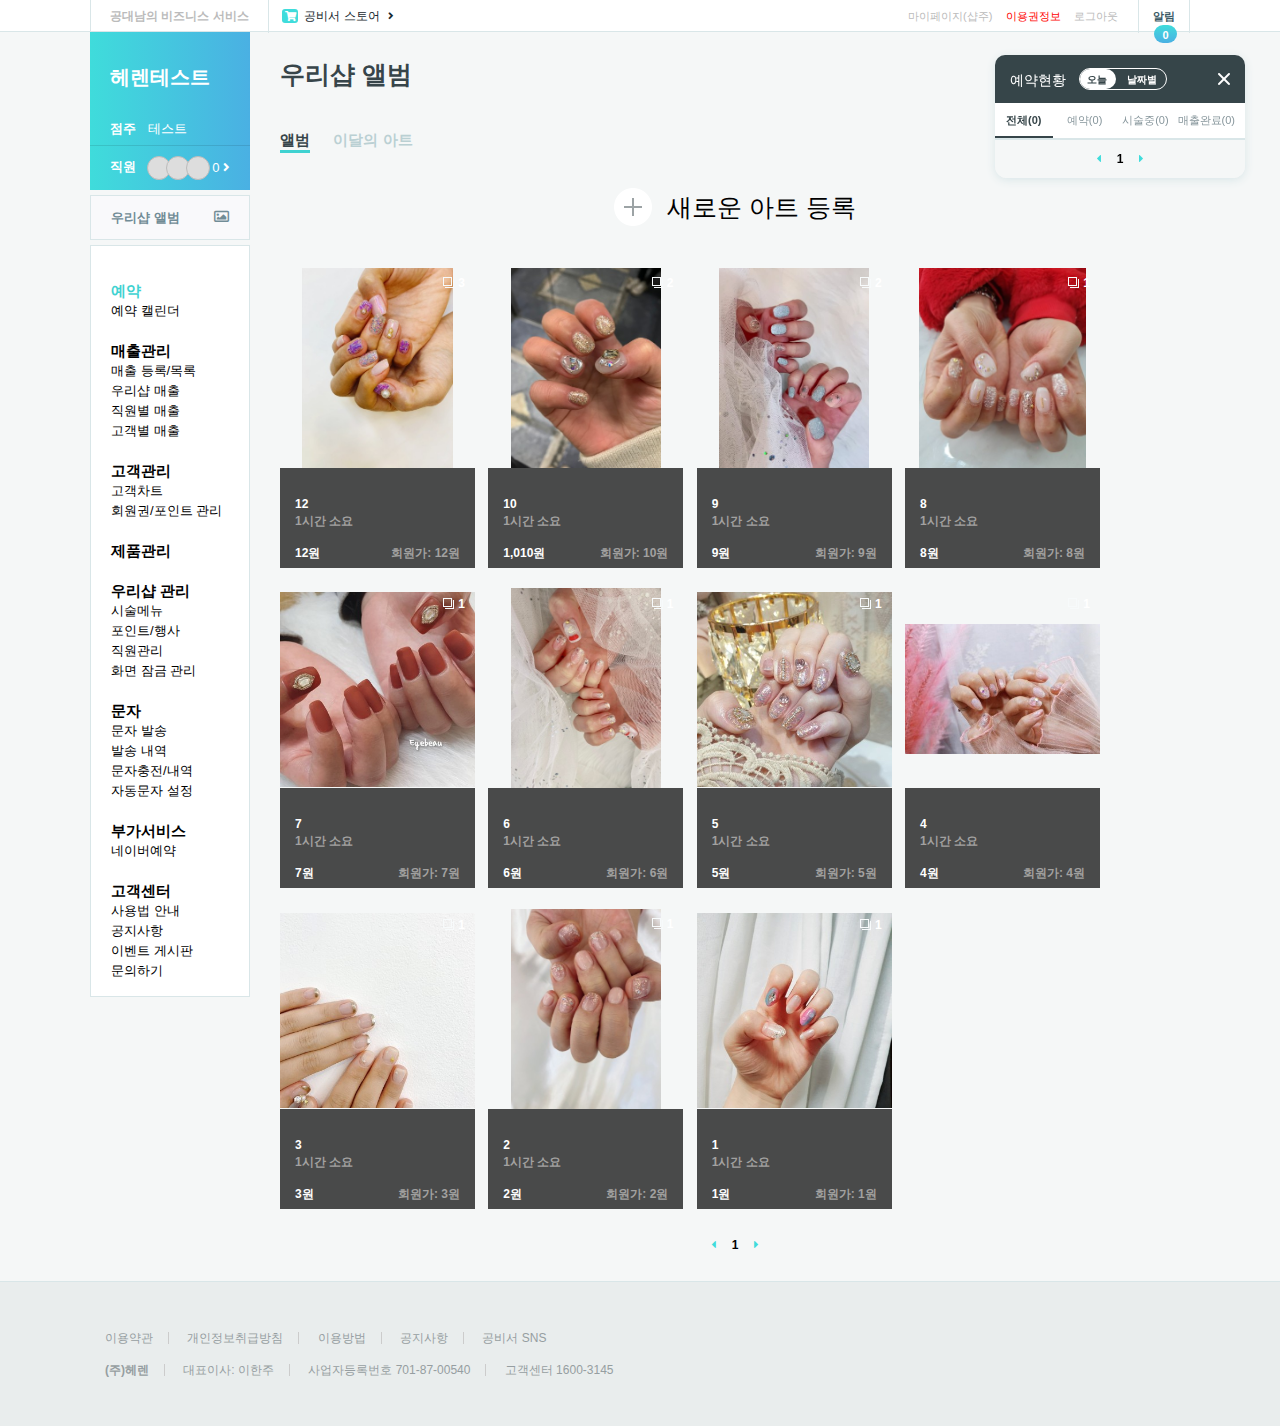
<file: index.html>
<!DOCTYPE html>
<html lang="en">
<head>
    <meta charset="UTF-8">
    <meta name="viewport" content="width=device-width, initial-scale=1.0">
    <title>공비서 - 회원/매출/고객관리 프로그램(네일샵, 미용실 등)</title>
    <link rel="stylesheet" href="/assets/css/normalize.css">
    <link rel="stylesheet" href="/assets/css/reset.css">
    <link rel="stylesheet" href="https://cdnjs.cloudflare.com/ajax/libs/font-awesome/5.8.2/css/all.min.css"/>
    <link rel="stylesheet" href="/assets/FlexSlider/flexslider.css" type="text/css">
    <link rel="stylesheet" href="/assets/css/style.css">
</head>
<body>
    <header include-html="/template/elements/header.html"></header>
    <div id="container">
        <div class="side-bar" include-html="/template/elements/sideBar.html"></div>
        <div class="content">
            <h2>우리샵 앨범</h2>
            <div class="view-filter">
                <ul>
                    <li class="filter-active" onclick="viewFilter('album')">앨범</li>
                    <li onclick="viewFilter('month')">이달의 아트</li>
                </ul>
            </div>
            <div class="add-new">
                <button type="button" id="btnAddArt">
                    새로운 아트 등록
                </button>
            </div>
            <div id="contentView" class="content-view" include-html="/template/viewAlbum.html"></div>
            <div class="pagenation" include-html="/template/elements/pagenation.html"></div>
        </div>
    </div>
    <footer include-html="/template/elements/footer.html"></footer>
    <div id="albumModal" include-html="/template/albumModal.html" class="album-modal modal"></div>
    <div id="addArtModal" include-html="/template/addArtModal.html" class="add-art-modal modal"></div>
    <div id="widget" include-html="/template/reserveWidget.html"></div>
    <script src="/assets/js/lib/jquery-3.6.0.min.js"></script>
    <script src="/assets/FlexSlider/jquery.flexslider.js"></script>
    <script src="/assets/js/includeHTML.js"></script>
    <script src="/assets/js/index.js"></script>
    <script>
        includeHTML(function () {
            makeCalendar()
        });
    </script>
</body>
</html>
</file>
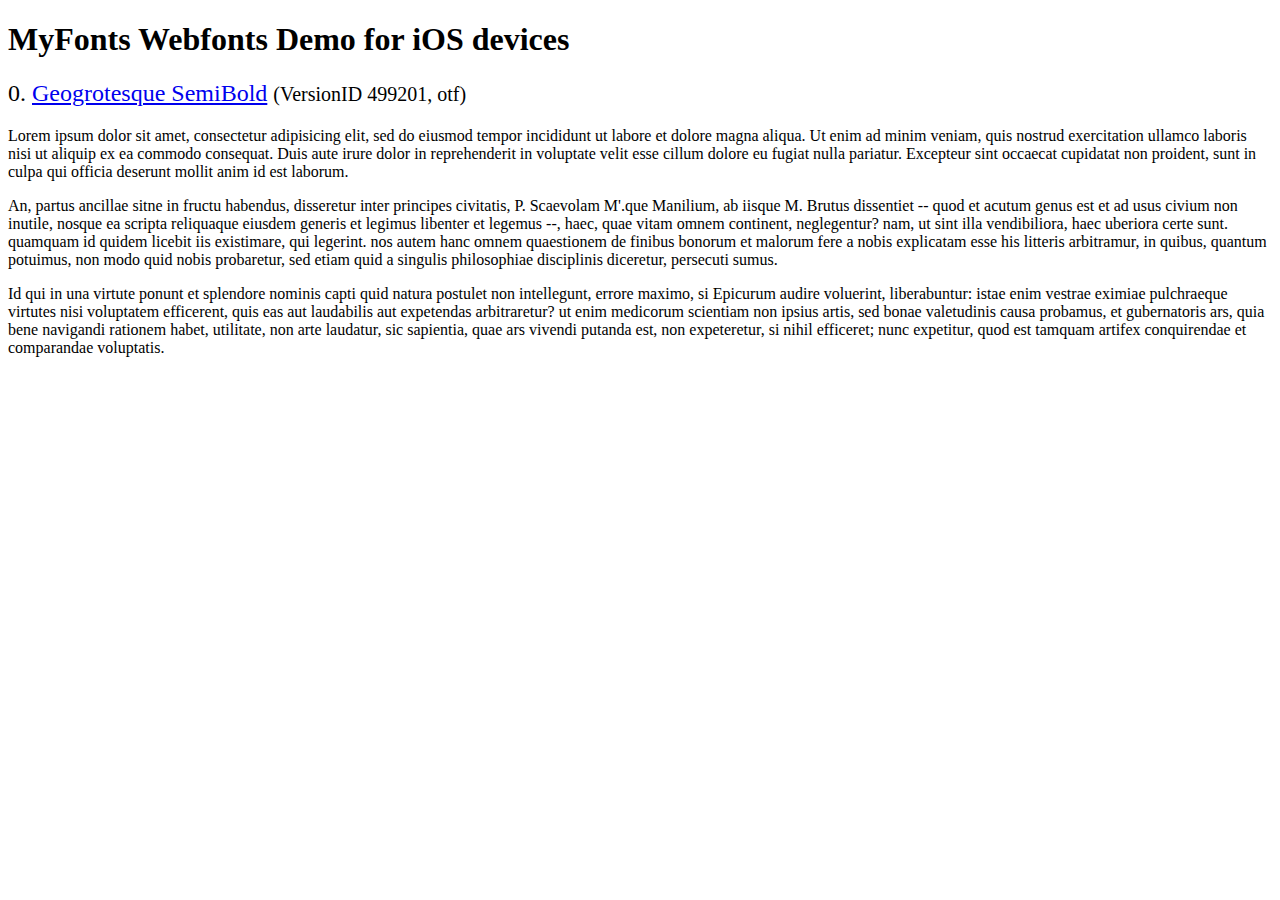
<file: assets/FlexSlider/demo/fonts/webfonts/geo-semibold/svg/index.html>
<!DOCTYPE html>
<html>
<head>
<title>MyFonts Webfonts Demo for iOS devices</title>
<meta http-equiv="content-type" content="text/html; charset=utf-8" />

<style type="text/css" media="all">

	h2 {
		 font-weight:normal;
	}

		
	@font-face {
		font-family:"Geogrotesque-SemiBold";
		src:url("style_169898.svg#Geogrotesque-SemiBold") format("svg");
	}
	
	.webfont_0 {
		font-family: Geogrotesque-SemiBold;
	}
		
</style>

</head>

<body>

<h1>MyFonts Webfonts Demo for iOS devices</h1>


<h2>0. <span class='webfont_0'><a href='http://new.myfonts.com/search/style::169898/'>Geogrotesque SemiBold</a></span>
<small>(VersionID 499201, otf)</small>
</h2>

<p class='webfont_0'>Lorem ipsum dolor sit amet, consectetur adipisicing elit, sed do eiusmod tempor incididunt ut labore et dolore magna aliqua. Ut enim ad minim veniam, quis nostrud exercitation ullamco laboris nisi ut aliquip ex ea commodo consequat. Duis aute irure dolor in reprehenderit in voluptate velit esse cillum dolore eu fugiat nulla pariatur. Excepteur sint occaecat cupidatat non proident, sunt in culpa qui officia deserunt mollit anim id est laborum.</p>

<p class='webfont_0'>An, partus ancillae sitne in fructu habendus, disseretur inter principes civitatis, P. Scaevolam M'.que Manilium, ab iisque M. Brutus dissentiet -- quod et acutum genus est et ad usus civium non inutile, nosque ea scripta reliquaque eiusdem generis et legimus libenter et legemus --, haec, quae vitam omnem continent, neglegentur? nam, ut sint illa vendibiliora, haec uberiora certe sunt. quamquam id quidem licebit iis existimare, qui legerint. nos autem hanc omnem quaestionem de finibus bonorum et malorum fere a nobis explicatam esse his litteris arbitramur, in quibus, quantum potuimus, non modo quid nobis probaretur, sed etiam quid a singulis philosophiae disciplinis diceretur, persecuti sumus.</p>

<p class='webfont_0'>Id qui in una virtute ponunt et splendore nominis capti quid natura postulet non intellegunt, errore maximo, si Epicurum audire voluerint, liberabuntur: istae enim vestrae eximiae pulchraeque virtutes nisi voluptatem efficerent, quis eas aut laudabilis aut expetendas arbitraretur? ut enim medicorum scientiam non ipsius artis, sed bonae valetudinis causa probamus, et gubernatoris ars, quia bene navigandi rationem habet, utilitate, non arte laudatur, sic sapientia, quae ars vivendi putanda est, non expeteretur, si nihil efficeret; nunc expetitur, quod est tamquam artifex conquirendae et comparandae voluptatis.</p>




</body>
</html>
</file>
<file: assets/css/style.css>
@charset "utf-8";

body {
    background-color:#f5f7f7;
    font-family: Arial, Helvetica, sans-serif;
}
body header {
    height:32px;
    line-height:33px;
    background-color:#fff;
    border-bottom:1px solid #d9e6e8;
}
#container,
header .wrap {
    width:1100px;
    margin:0 auto;
}
#container {
    position: relative;
}

/* header */
header .wrap * {
    display:inline-block;
}
header h1 {
    display:inline-block;
    padding: 0 19px;
    border-width: 0 1px;
    border-style: solid;
    border-color: #d9e6e8;
    font-weight:bold;
    color:#bbb;
}
header .go-store {
    color:#18292e;
}
header .go-store span {
    display: inline-block;
    width: 16px;
    height: 14px;
    margin:0 3px 0 10px;
    line-height: 16px;
    border-radius: 3px;
    text-align: center;
    background-color: #3fdcdb;
    color: #fff;
    font-size: 10px;
}
header .go-store > i {
    padding-left:5px;
    font-size:11px;
}
header .header-menu {
    float:right;
}
header .header-menu li {
    margin:0 5px;
    color:#bbb;
    font-size:11px;
}
header .header-menu li:nth-child(2) {
    color:red;
}
header .alarm {
    position: relative;
    float:right;
    padding:0 8px;
    margin-left:15px;
    border-width:0 1px;
    border-style:solid;
    border-color:#d9e6e8;
    font-size:11px;
}
header .alarm button {
    background-color:transparent;
    font-weight:bold;
    color:#3a5965;
}
header .alarm span {
    position: absolute;
    bottom:-10px;
    right:12px;
    width:23px;
    height:18px;
    border-radius:30px;
    text-align:center;
    line-height:20px;
    color:#fff;
    font-weight:bold;
    font-size:11px;
    background:linear-gradient(#3fdcdb, #4ab0e3);
}

/* side-bar */
.side-bar {
    position: absolute;
    left:0;
}
.side-bar nav,
.side-bar .shop-profile,
.side-bar .shop-album {
    width:160px;
}
.side-bar nav {
    padding:15px 0;
    border:1px solid #d9e6e8;
    background-color:#fff;
}
.side-bar nav ul {
    padding-left:20px;
}
.side-bar nav li {
    line-height:20px;
    font-size:13px;
}
.side-bar nav li.list-active {
    color:#3fd2d1;
}
.side-bar nav li:hover {
    color:#3fd2d1;
    cursor: pointer;
}
.side-bar nav li.list-header {
    margin-top:20px;
    font-size:15px;
    font-weight:bold;
}
.side-bar .shop-profile {
    padding-top:35px;
    background:linear-gradient(to right, #3fdcdb, #4ab0e3);
    color:#fff;
}
.side-bar .shop-profile .shop-name {
    padding:0 20px;
    color:#fff;
    font-size:20px;
    font-weight:bold;
}
.side-bar strong {
    margin-right:8px;
}
.side-bar .manager {
    margin-top:35px;
    padding:0 20px 10px;
    border-bottom:1px solid rgba(0, 0, 0, 0.1);
    font-size:13px;
}
.side-bar .staff {
    padding:10px 20px;
    font-size:13px;
}
.side-bar .staff strong {
    margin-right:15px;
}
.side-bar .staff span {
    float:right;
    margin-top:5px;
}
.side-bar .staff-list {
    display: inline-block;
}
.side-bar .staff-list li {
    display:inline-block;
    width:24px;
    height:24px;
    margin-left:-8px;
    border-radius: 50%;
    background-color:#ddd;
    border:1px solid #bbb;
    vertical-align: middle;
}
.side-bar .shop-album {
    display: inline-block;
    margin:5px 0;
    padding:15px 20px;
    border:1px solid #d9e6e8;
    background-color:#f9f9fb;
    font-size:13px;
    font-weight:bold;
    color:#718c96;
}
.side-bar .shop-album i {
    float:right;
    font-size: 15px;
    margin-top: -2px;
}


/* content */
.content {
    margin-left:190px;
    padding-top:30px;
}
.content h2 {
    margin-bottom:45px;
    color:#37454a;
    font-size:25px;
    font-weight:bold;
}
.content .view-filter li {
    display:inline-block;
    margin-right:20px;
    padding-bottom:3px;
    font-size:15px;
    font-weight: bold;
    color:#bad0d3;
    cursor: pointer;
}
.content .view-filter .filter-active {
    border-bottom:3px solid #3fd2d1;
    color:#37454a;
}
.content .add-new {
    margin:30px 0 15px;
    color:#37454a;
    font-size:25px;
    text-align:center;
}
.content .add-new button {
    padding:10px 0 10px 53px;
    background:url('../img/icon/circle-plus.png') no-repeat 0 5px;
    cursor: pointer;
}

/* 우리샵 앨범 - 앨범 */
.view-album .album {
    position: relative;
    display:inline-block;
    width:195px;
    margin:20px 10px 0px 0;
    font-weight:bold;
    color:#fff;
    cursor:pointer;
}
.view-album .album-photo {
    text-align:center;
    line-height:200px;
}
.view-album .album img {
    max-width:100%;
    max-height:200px;
    vertical-align: middle;
}
.view-album .album-info {
    width:100%;
    height:100px;
    padding:30px 15px 10px;
    background-color:rgba(0, 0, 0, 0.7);
}
.view-album .album .time {
    margin:5px 0 20px;
    color:#a2a1a0;
}
.view-album .album .price-for-member {
    float:right;
    color:#a2a1a0;
}
.view-album .img-cnt {
    position: absolute;
    top:10px;
    right:10px;
    padding-left:15px;
    background:url('../img/icon/image-count.png') no-repeat;
}

/* 우리샵 앨범 - 이달의 아트 */
.month-list > li {
    margin-bottom:10px;
    padding:20px 15px;
    border:1px solid #ddd;
    background-color:#fff;
}
.month-list > li:first-child {
    margin-top:25px;
}
.month-list p {
    margin-bottom: 30px;
    font-size: 18px;
}
.month-list img {
    max-width:200px;
    max-height:200px;
    margin-right:10px;
}
.month-list .img-list {
    white-space: nowrap;
    overflow-x: auto;
    overflow-y: hidden;
}
.month-list .img-list > li {
    display:inline-block;
}

/* pagenation */
.pagenation {
    font-weight:bold;
    text-align:center;
}
.pagenation i {
    margin:0 12px;
    color:#3fdcdb;
}
.content .pagenation {
    padding:30px 0;
}

/* modal */
.modal {
    display:none;
    position: fixed;
    top: 0;
    right: 0;
    width:100%;
    height:100vh;
    background-color:rgba(0, 0, 0, 0.3)
}
.modal .modal-content {
    position: absolute;
    left:50%;
    top:120px;
    margin-left:-300px;
    width:600px;
    background-color:#fff;
}
.modal .modal-header {
    padding:15px 10px;
}
.modal .modal-body .img-slide-box {
    position:relative;
    width:340px;
    height:500px;
    margin:73px auto;
}
.modal .modal-header span {
    padding-left:10px;
    color:#3fdcdb;
    font-size:18px;
    font-weight:bold;
}
.modal .btn-close-modal {
    float:right;
    width: 30px;
    height: 30px;
    border: none;
    background:url('../img/icon/cross-large.png') no-repeat;
    text-indent: -99999999px;
}
.modal-footer button {
    float:left;
    width:50%;
    height:50px;
    font-size:16px;
    font-weight: bold;
}
.modal-footer button:first-child {
    background-color:#fff;
    color:#969ea0;
}
.modal-footer button:last-child {
    background-color:#29373b;
    color:#fff;
}

/* 예약현황 위젯 */
.reserve-widget {
    position: fixed;
    top: 55px;
    right: 35px;
    width: 250px;
    border-radius:12px;
    box-shadow:0px 2px 10px #d9e6e8;
}
.reserve-widget .widget-header {
    padding:13px 15px;
    background-color:#364549;
    border-radius:10px 10px 0 0;
    color:#fff;
}
.widget-header ul,
.widget-header li {
    display:inline-block;
}
.widget-header ul {
    margin-left:10px;
    border:1px solid #fff;
    border-radius:20px;
}
.widget-header li {
    padding:6px 9px 4px 7px;
    text-align:center;
    font-size:10px;
    font-weight: bold;
    cursor:pointer;
}
.widget-header li.filter-active {
    background-color:#fff;
    color:#364549;
    border-radius:20px;
}
.widget-header .btn-close-widget {
    float:right;
    margin-top: 5px;
    background-color:transparent;
    background:url('../img/icon/ic-close-white.png') no-repeat;
    text-indent: -99999px;
}
.widget-header h3 {
    display: inline-block;;
    font-size:14px;
    vertical-align: middle;
}
.reserve-widget .widget-body {
    background-color:#fff;
}
.widget-body nav {
    border-bottom:1px solid #d9e6e8;
}
.widget-body nav li {
    display:inline-block;
    width:calc(25% - 5px);
    padding:12px 0px 10px;
    color:#87969c;
    text-align:center;
    font-size:11px;
    cursor:pointer;
}
.widget-body nav li.nav-active {
    color:#364549;
    border-bottom:2px solid #364549;
    font-weight:bold;
}
.reserve-widget .widget-footer {
    padding:13px 0;
    background-color:#f5f7f7;
    border-top:1px solid #d9e6e8;
    border-radius:0 0 12px 12px;
}
.reserve-date > div:first-child {
    position: relative;
    padding:18px 20px 13px;
    text-align:center;
}
.reserve-date .calendar li {
    display:inline-block;
    width: 40px;
    font-size: 17px;
    font-weight: bold;
    color: #aeb8bc;
    cursor:pointer;
}
.reserve-date .calendar li.sat {
    color:#92c6f3;
}
.reserve-date .calendar li.sun {
    color:#ff9a9a;
}
.reserve-date .calendar > li:nth-child(3):not(.sat, .sun){
    color:#000;
}
.reserve-date .calendar > li:nth-child(3).sat {
    color:#004dff;
}
.reserve-date .calendar > li:nth-child(3).sun {
    color:red;
}
.reserve-date .calendar p.day {
    margin-bottom:5px;
    font-size:12px;
}
.reserve-date button:not(.btn-edit) {
    position: absolute;
    top: 50%;
    margin-top:-10px;
    width: 20px;
    height: 20px;
    border-radius: 50%;
    text-indent:-9999px;
    border: 1px solid #bbb;
    background-color: #fff;
    background:url('../img/icon/ic-calendar-arrow.png') no-repeat #fff 6px;
}
.reserve-date .btn-edit {
    float:right;
    width:25px;
    height:25px;
    margin-top: -12px;
    border-radius:50%;
    background:url('../img/icon/ic-edit-pen.png') no-repeat #ebecec 50%;
    text-indent: -9999px;
}
.reserve-date .btn-date-prev {
    left:-10px;
}
.reserve-date .btn-date-next {
    right:-10px;
    transform: rotate(180deg);
}
.reserve-widget-close {
    position: fixed;
    top: 55px;
    right: 35px;
    width:45px;
    height:45px;
    background:url('../img/icon/ic-calendar-pop.png') no-repeat #364549 11px 13px;
    border-radius:10px;
    text-indent:-9999px;
    cursor:pointer;
}
.day-reserve-list li {
    border-top:1px solid #d9e6e8;
}
.day-reserve-list li > div {
    display:inline-block;
}
.day-reserve-list li .time {
    width: 72px;
    margin: 15px 0px;
    padding: 0 15px;
    font-size: 11px;
    line-height: 16px;
    text-align: center;
    border-right: 1px solid #aeb8bc;
    color: #aeb8bc;
}
.day-reserve-list li .time strong {
    font-size:13px;
    color:#000;
}
.day-reserve-list li .info {
    width: calc(100% - 77px);
    padding: 10px;
    line-height:18px
}
.day-reserve-list .info p {
    display:inline-block;
}
.day-reserve-list .status {
    color:#aeb8bc;
}
.day-reserve-list .status span {
    color:#3fd2d1;
}

/* 아트 등록 모달 */
.add-app > p {
    display:inline-block;
    padding:15px;
    line-height:15px;
}
.add-app > p strong {
    display:block;
}
.add-art-modal .modal-content {
    width:450px;
    margin-left:-225px;
    background-color:#f7f9fb;
}
.add-art-modal .add-img-label {
    display: block;
    margin: 20px 30px 30px;
    cursor: pointer;
    text-align: center;
}
.add-art-modal .add-img-label i {
    margin-right:5px;
}
.add-art-modal .modal-body .preview {
    padding-right:20px;
    white-space: nowrap;
    overflow-x: auto;
}
.add-art-modal .preview li {
    display:inline-block;
    max-width:100px;
    margin-left: 25px;
    margin-bottom:20px;
    vertical-align:middle
}
.add-art-modal .preview li img {
    max-width: 100%;
    max-height: 120px;
}
.add-art-modal .modal-body .add-info {
    width:100%;
    border-top:2px solid #000;
    background-color:#fff;
}
.add-art-modal .add-info tr {
    border-bottom:1px solid #d9e6e8;
}
.add-art-modal .add-info td.td-title {
    background-color:#f9fbfb;
    font-weight:bold;
    font-size:13px;
}
.add-art-modal .add-info td {
    padding:14px 15px 13px;
}
.add-art-modal .add-info tr:first-child span {
    color:red;
}
.add-art-modal .add-info input,
.add-art-modal .add-info select {
    border:none;
}
.add-art-modal .select-style-box > div:first-child {
    overflow:hidden;
    padding:0px 15px 15px;
}
.select-style-box ul li {
    padding:12px;
    border-bottom:1px solid #d9e6e8;
    cursor:pointer;
}
.add-art-modal ul.cate {
    float:left;
    width:140px;
    border:1px solid #d9e6e8;
    border-right:none;
    background-color:#f2f6f7;
}
.add-art-modal ul.cate li.style-active {
    background-color:#fff;
}
.add-art-modal ul.style {
    float:left;
    width:calc(100% - 140px);
    height:149px;
    border:1px solid #d9e6e8;
    border-left:none;
    background-color:#fff;
}
.add-art-modal ul.style li {
    float: left;
    width: 50%;
    background-color:#fff;
}
.add-art-modal ul.cate li:last-child,
.add-art-modal ul.style li:nth-child(7),
.add-art-modal ul.style li:nth-child(8) {
    border-bottom:none;
}
.add-art-modal .style-selected {
    padding: 0 15px 10px;
}
.add-art-modal .style-selected span {   
    display:inline-block;
    padding:5px 8px;
    margin:5px 5px 0 0;
    border:1px solid #d9e6e8;
    background-color:#fff;
}
.add-art-modal .style-selected button {   
    width:17px;
    background: url(../img/icon/cross.png) no-repeat 7px 3px;
    text-indent: -9999px;
}

/* 스위치 버튼 */
.switch-box {
    float:right;
    margin:16px;
}
.switch-box .switch {
    position: relative;
    display: inline-block;
    width: 44px;
    height: 26px;
    vertical-align:middle;
}
.switch-box .switch input {
    display:none;
}
.switch-box .slider {
    position: absolute;
    cursor: pointer;
    top: 0;
    left: 0;
    right: 0;
    bottom: 0;
    background-color: #ccc;
    -webkit-transition: .4s;
    transition: .4s;
}
.switch-box .slider:before {
    position: absolute;
    content: "";
    height: 19px;
    width: 20px;
    left: 4px;
    bottom: 4px;
    background-color: white;
    -webkit-transition: .4s;
    transition: .4s;
}
.switch-box input:checked + .slider {
    background-color: #5ee4e2;
}
.switch-box input:focus + .slider {
    box-shadow: 0 0 1px #5ee4e2;
}
.switch-box input:checked + .slider:before {
    -webkit-transform: translateX(15px);
    -ms-transform: translateX(15px);
    transform: translateX(15px);
}
.switch-box .slider.round {
    border-radius: 34px;
}
.switch-box .slider.round:before {
    border-radius: 50%;
}

/* footer */
footer {
    background-color:#e9eded;
    border-top:1px solid #d9e6e8;
}
footer div {
    width:1100px;
    margin:0 auto;
    padding:50px 0;
}
footer ul:first-child {
    margin-bottom:20px;
}
footer li {
    display:inline-block;
    padding:0 15px;
    color:#969ea1;
    border-right:1px solid #ccc;
    font-size:12px;
}
footer li:last-child {
    border-right:0;
}


/* 기타 */
.hidden {
    display:none;
}
</file>
